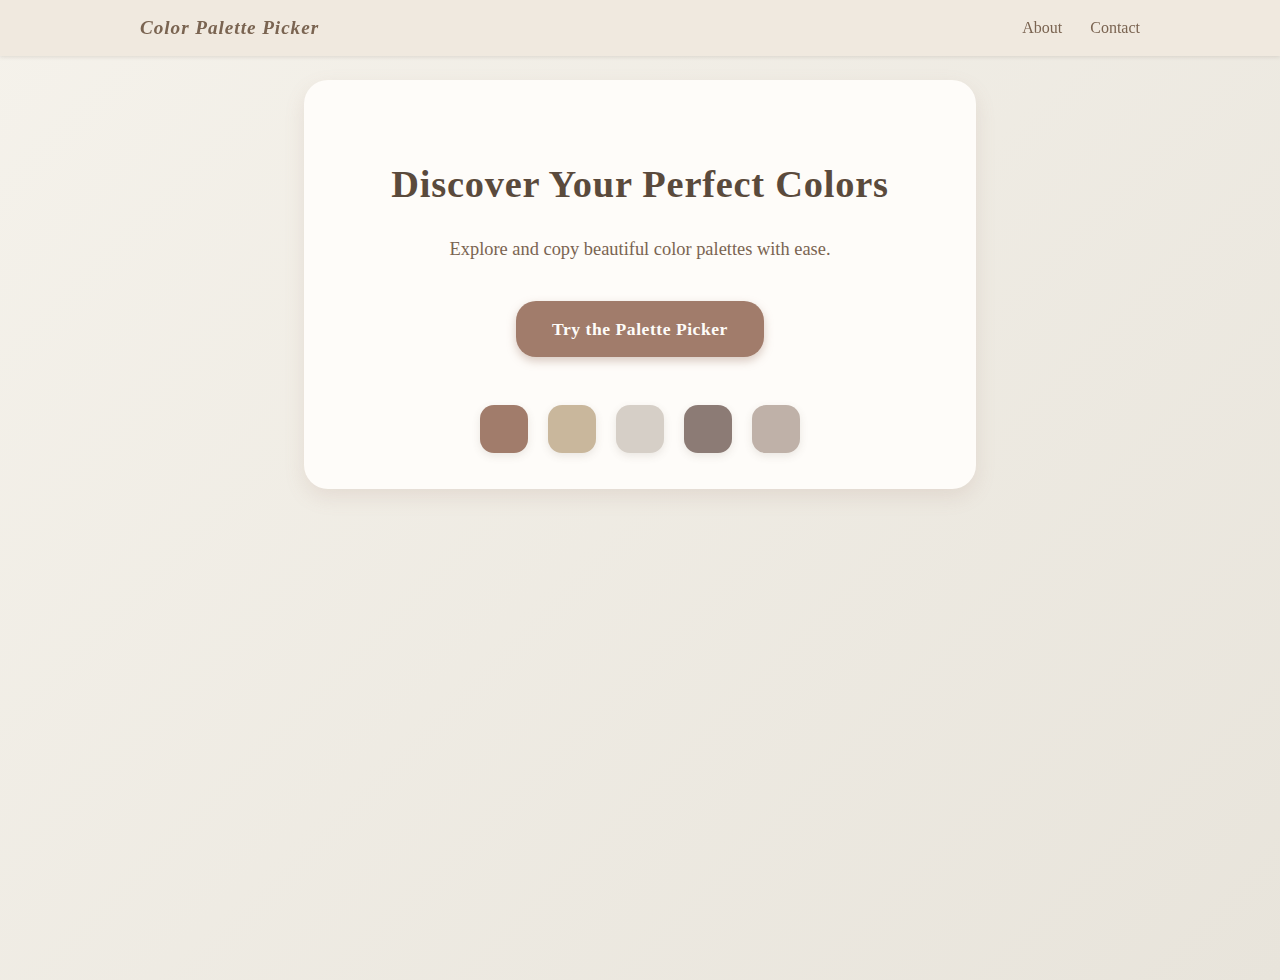
<file: index.html>
<!DOCTYPE html>
<html lang="en">
<head>
  <meta charset="UTF-8" />
  <meta name="viewport" content="width=device-width, initial-scale=1" />
  <title>Welcome to Color Palette Picker</title>
  <link rel="stylesheet" href="home.css" />
</head>
<body>
  <nav class="navbar">
    <div class="nav-container">
      <span class="logo">Color Palette Picker</span>
      <div class="nav-links">
        <a href="about.html">About</a>
        <a href="contact.html">Contact</a>
      </div>
    </div>
  </nav>
  <main class="hero">
    <div class="content">
      <h1>Discover Your Perfect Colors</h1>
      <p>Explore and copy beautiful color palettes with ease.</p>
      <a href="palette.html" class="btn">Try the Palette Picker</a>
    </div>
    <div class="decorative-swatches">
      <div class="swatch" style="background:#a17c6b"></div>
      <div class="swatch" style="background:#c9b79c"></div>
      <div class="swatch" style="background:#d6cfc7"></div>
      <div class="swatch" style="background:#8c7b75"></div>
      <div class="swatch" style="background:#bfb1a8"></div>
    </div>
  </main>
</body>
</html>
</file>
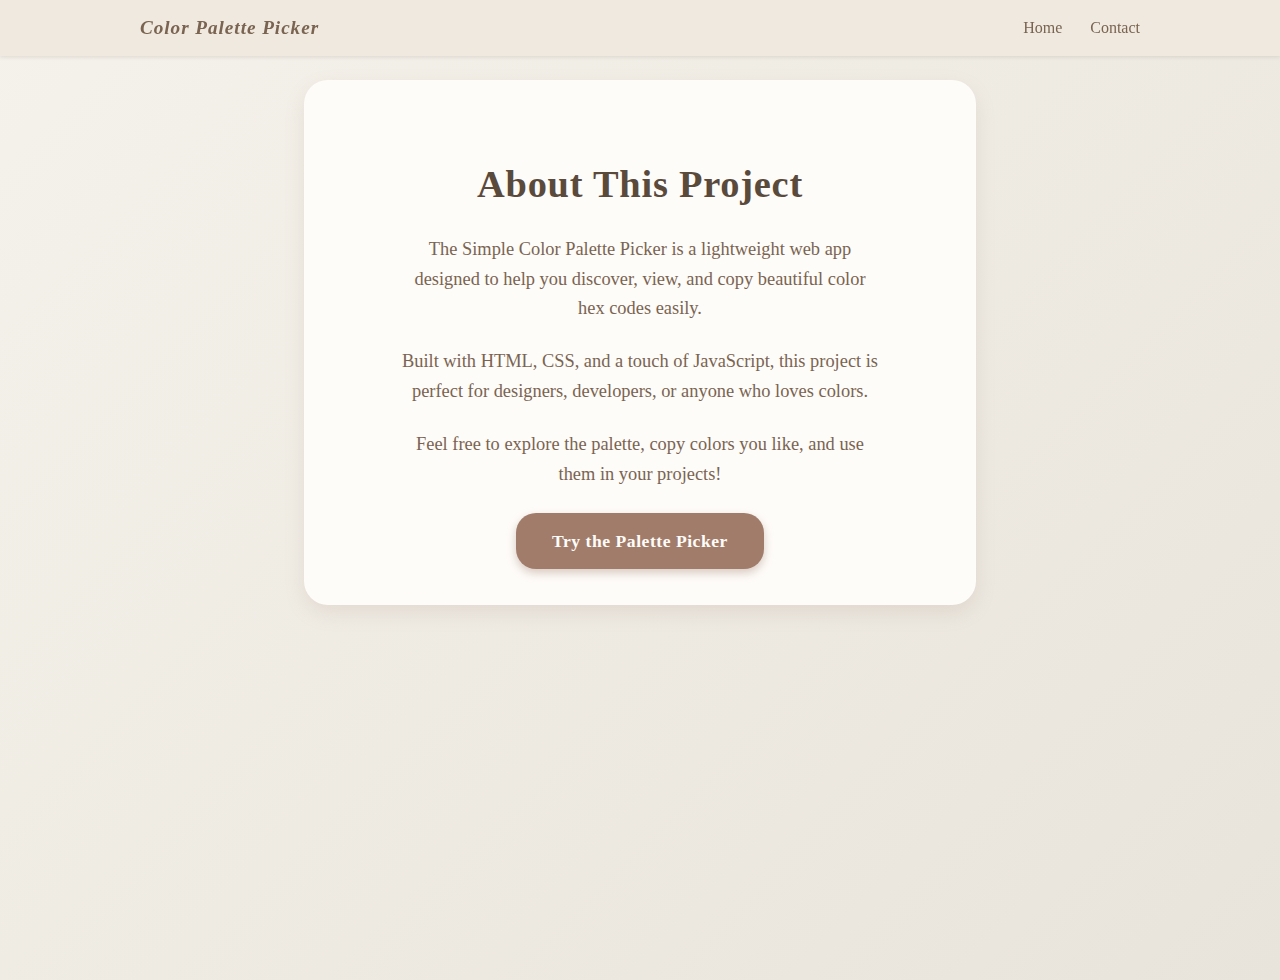
<file: about.html>
<!DOCTYPE html>
<html lang="en">
<head>
  <meta charset="UTF-8" />
  <meta name="viewport" content="width=device-width, initial-scale=1" />
  <title>About - Color Palette Picker</title>
  <link rel="stylesheet" href="about.css" />
</head>
<body>
  <nav class="navbar">
    <div class="nav-container">
      <span class="logo">Color Palette Picker</span>
      <div class="nav-links">
        <a href="index.html">Home</a>
        <a href="contact.html">Contact</a>
      </div>
    </div>
  </nav>

  <main class="about-container">
    <h1>About This Project</h1>
    <p>
      The Simple Color Palette Picker is a lightweight web app designed to help you discover, view, and copy beautiful color hex codes easily.
    </p>
    <p>
      Built with HTML, CSS, and a touch of JavaScript, this project is perfect for designers, developers, or anyone who loves colors.
    </p>
    <p>
      Feel free to explore the palette, copy colors you like, and use them in your projects!
    </p>
    <a href="palette.html" class="btn">Try the Palette Picker</a>
  </main>
</body>
</html>
</file>
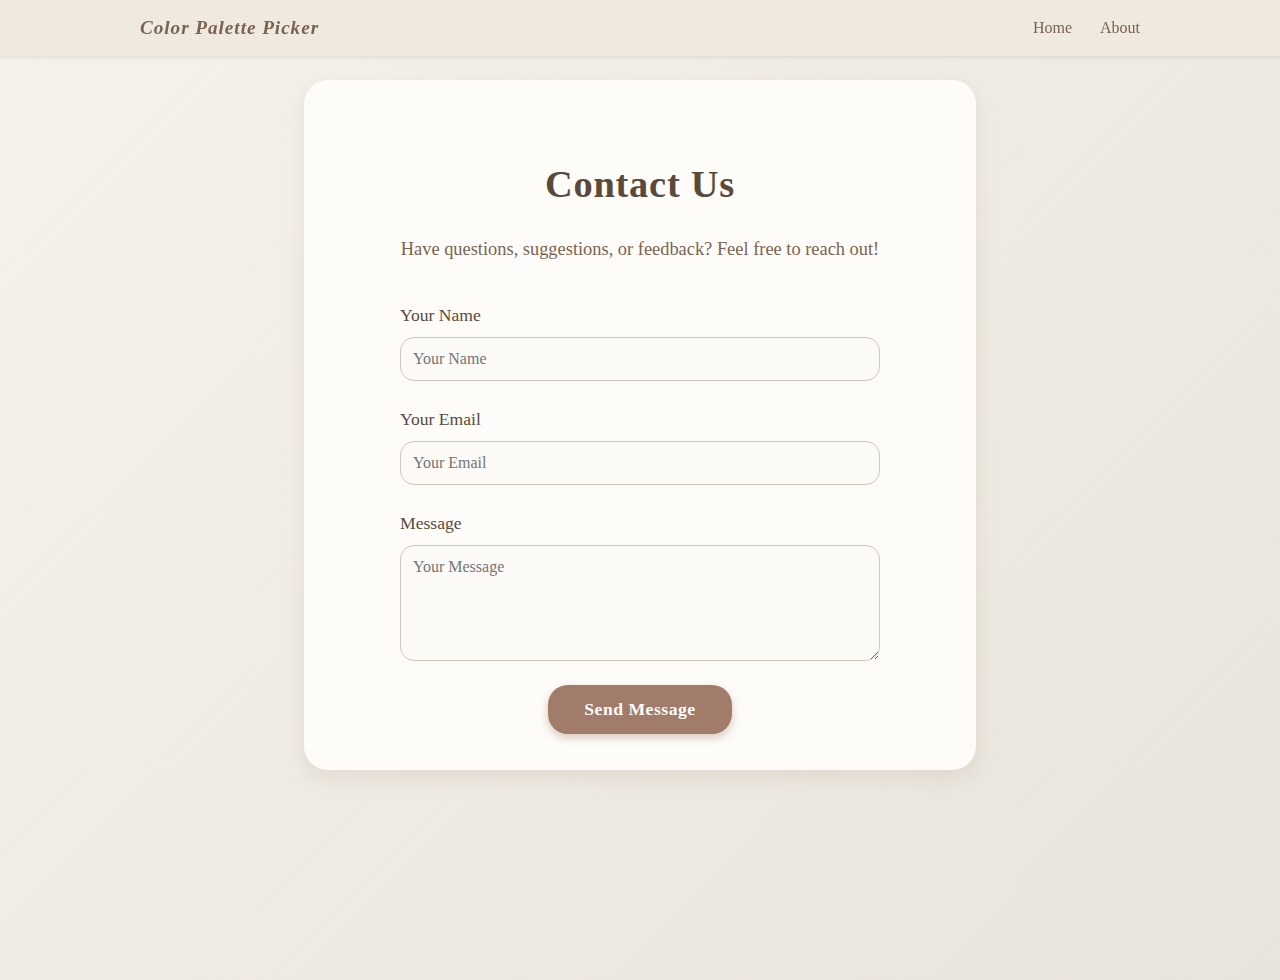
<file: contact.html>
<!DOCTYPE html>
<html lang="en">
<head>
  <meta charset="UTF-8" />
  <meta name="viewport" content="width=device-width, initial-scale=1" />
  <title>Contact - Color Palette Picker</title>
  <link rel="stylesheet" href="contact.css" />
</head>
<body>
  <nav class="navbar">
    <div class="nav-container">
      <span class="logo">Color Palette Picker</span>
      <div class="nav-links">
        <a href="index.html">Home</a>
        <a href="about.html">About</a>
      </div>
    </div>
  </nav>

  <main class="contact-container">
    <h1>Contact Us</h1>
    <p>
      Have questions, suggestions, or feedback? Feel free to reach out!
    </p>
    <form action="#" method="post" novalidate>
      <div class="form-group">
        <label for="name">Your Name</label>
        <input type="text" id="name" name="name" placeholder="Your Name" required />
      </div>
      <div class="form-group">
        <label for="email">Your Email</label>
        <input type="email" id="email" name="email" placeholder="Your Email" required />
      </div>
      <div class="form-group">
        <label for="message">Message</label>
        <textarea id="message" name="message" rows="5" placeholder="Your Message" required></textarea>
      </div>
      <button type="submit" class="btn">Send Message</button>
    </form>
  </main>
</body>
</html>
</file>
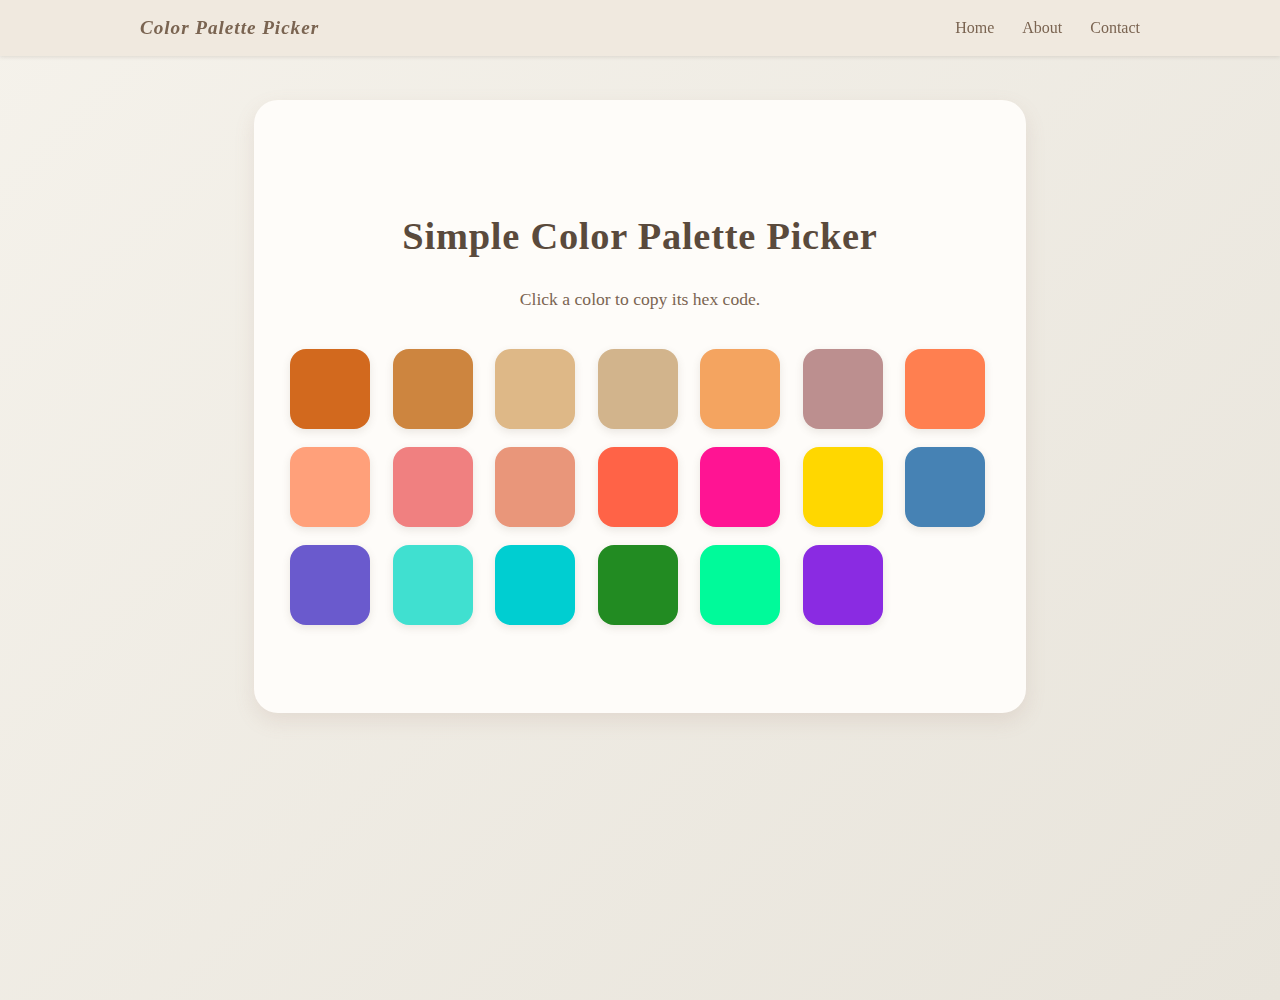
<file: palette.html>
<!DOCTYPE html>
<html lang="en">
<head>
  <meta charset="UTF-8">
  <title>Simple Color Palette Picker</title>
  <link rel="stylesheet" href="styles.css">
</head>
<body>
  <!-- Navigation Bar -->
  <nav class="navbar">
    <div class="nav-container">
      <div class="logo">Color Palette Picker</div>
      <div class="nav-links">
        <a href="index.html">Home</a>
        <a href="about.html">About</a>
        <a href="contact.html">Contact</a>
      </div>
    </div>
  </nav>

  <!-- Main Palette Section -->
  <div class="palette-container">
    <h1>Simple Color Palette Picker</h1>
    <p>Click a color to copy its hex code.</p>
<div class="palette">
  <!-- Warm Earthy Tones -->
  <div class="color-swatch" style="background:#d2691e;">#d2691e</div>
  <div class="color-swatch" style="background:#cd853f;">#cd853f</div>
  <div class="color-swatch" style="background:#deb887;">#deb887</div>
  <div class="color-swatch" style="background:#d2b48c;">#d2b48c</div>
  <div class="color-swatch" style="background:#f4a460;">#f4a460</div>
  <div class="color-swatch" style="background:#bc8f8f;">#bc8f8f</div>
  
  <!-- Warm Pinks & Corals -->
  <div class="color-swatch" style="background:#ff7f50;">#ff7f50</div>
  <div class="color-swatch" style="background:#ffa07a;">#ffa07a</div>
  <div class="color-swatch" style="background:#f08080;">#f08080</div>
  <div class="color-swatch" style="background:#e9967a;">#e9967a</div>
  <div class="color-swatch" style="background:#ff6347;">#ff6347</div>
  <div class="color-swatch" style="background:#ff1493;">#ff1493</div>
  
  <!-- Golds & Yellows -->
  <div class="color-swatch" style="background:#ffd700;">#ffd700</div>
  
  <!-- Cool Blues & Greens -->
  <div class="color-swatch" style="background:#4682b4;">#4682b4</div>
  <div class="color-swatch" style="background:#6a5acd;">#6a5acd</div>
  <div class="color-swatch" style="background:#40e0d0;">#40e0d0</div>
  <div class="color-swatch" style="background:#00ced1;">#00ced1</div>
  <div class="color-swatch" style="background:#228b22;">#228b22</div>
  <div class="color-swatch" style="background:#00fa9a;">#00fa9a</div>
  
  <!-- Accents & Deep Tones -->
  <div class="color-swatch" style="background:#8a2be2;">#8a2be2</div>
</div>
    <div class="color-info" id="color-info"></div>
  </div>

  <script src="palette.js"></script>
</body>
</html>
</file>
<file: home.css>
/* Base and reset */
body {
  font-family: 'Georgia', serif;
  margin: 0;
  padding: 0;
  min-height: 100vh;
  background: linear-gradient(135deg, #f5f2eb, #e8e4db);
  color: #5a4a3c;
}

/* Navigation Bar */
.navbar {
  width: 100%;
  background: #f0e9df;
  box-shadow: 0 1px 4px rgba(90, 74, 60, 0.15);
  padding: 0;
  position: fixed;
  top: 0;
  left: 0;
  z-index: 100;
  font-weight: normal;
  font-size: 1rem;
}

.nav-container {
  max-width: 1000px;
  margin: 0 auto;
  display: flex;
  align-items: center;
  justify-content: space-between;
  padding: 0 24px;
  height: 56px;
}

.logo {
  font-weight: 600;
  font-size: 1.2rem;
  color: #7a6451;
  letter-spacing: 0.05em;
  font-style: italic;
}

.nav-links a {
  color: #7a6451;
  text-decoration: none;
  margin-left: 24px;
  padding-bottom: 4px;
  border-bottom: 2px solid transparent;
  transition: border-color 0.3s ease, color 0.3s ease;
}

.nav-links a:hover,
.nav-links a:focus {
  color: #a17c6b;
  border-bottom: 2px solid #a17c6b;
  outline: none;
}

/* Hero Section */
.hero {
  background: #fefcf9;
  max-width: 600px;
  width: 90%;
  padding: 48px 36px 36px 36px;
  border-radius: 24px;
  box-shadow: 0 8px 20px rgba(161, 124, 107, 0.15);
  text-align: center;
  margin: 80px auto 0 auto; /* space for fixed navbar */
  position: relative;
  overflow: visible;
  line-height: 1.6;
}

.content h1 {
  font-family: 'Georgia', serif;
  font-size: 2.4rem;
  margin-bottom: 20px;
  font-weight: 700;
  color: #5a4a3c;
  letter-spacing: 0.02em;
}

.content p {
  font-family: 'Georgia', serif;
  font-size: 1.15rem;
  margin-bottom: 36px;
  color: #7a6451;
  max-width: 440px;
  margin-left: auto;
  margin-right: auto;
}

/* Button */
.btn {
  display: inline-block;
  padding: 14px 36px;
  background-color: #a17c6b;
  color: #fefcf9;
  font-weight: 600;
  font-size: 1.1rem;
  border-radius: 20px;
  text-decoration: none;
  box-shadow: 0 4px 10px rgba(161, 124, 107, 0.4);
  transition: background-color 0.3s ease, box-shadow 0.3s ease;
  font-family: 'Georgia', serif;
  letter-spacing: 0.03em;
}

.btn:hover,
.btn:focus {
  background-color: #8c6b57;
  box-shadow: 0 6px 14px rgba(140, 107, 87, 0.5);
  outline: none;
  cursor: pointer;
}

/* Decorative color swatches */
.decorative-swatches {
  margin-top: 48px;
  display: flex;
  justify-content: center;
  gap: 20px;
}

.swatch {
  width: 48px;
  height: 48px;
  border-radius: 14px;
  box-shadow: 0 3px 8px rgba(90, 74, 60, 0.12);
  transition: transform 0.3s ease;
  cursor: default;
}

.swatch:hover {
  transform: scale(1.15);
}

/* Responsive adjustments */
@media (max-width: 480px) {
  .hero {
    padding: 36px 24px 24px 24px;
    margin-top: 70px;
  }
  .content h1 {
    font-size: 1.8rem;
  }
  .content p {
    font-size: 1rem;
  }
  .btn {
    padding: 12px 28px;
    font-size: 1rem;
  }
  .swatch {
    width: 36px;
    height: 36px;
  }
  .nav-container {
    padding: 0 16px;
  }
  .nav-links a {
    margin-left: 16px;
    font-size: 0.95rem;
  }
}
</file>
<file: about.css>
/* Base and reset */
body {
  font-family: 'Georgia', serif;
  margin: 0;
  padding: 0;
  min-height: 100vh;
  background: linear-gradient(135deg, #f5f2eb, #e8e4db);
  color: #5a4a3c;
}

/* Navigation Bar */
.navbar {
  width: 100%;
  background: #f0e9df;
  box-shadow: 0 1px 4px rgba(90, 74, 60, 0.15);
  padding: 0;
  position: fixed;
  top: 0;
  left: 0;
  z-index: 100;
  font-weight: normal;
  font-size: 1rem;
}

.nav-container {
  max-width: 1000px;
  margin: 0 auto;
  display: flex;
  align-items: center;
  justify-content: space-between;
  padding: 0 24px;
  height: 56px;
}

.logo {
  font-weight: 600;
  font-size: 1.2rem;
  color: #7a6451;
  letter-spacing: 0.05em;
  font-style: italic;
}

.nav-links a {
  color: #7a6451;
  text-decoration: none;
  margin-left: 24px;
  padding-bottom: 4px;
  border-bottom: 2px solid transparent;
  transition: border-color 0.3s ease, color 0.3s ease;
}

.nav-links a:hover,
.nav-links a:focus {
  color: #a17c6b;
  border-bottom: 2px solid #a17c6b;
  outline: none;
}

/* About Container */
.about-container {
  background: #fefcf9;
  max-width: 600px;
  width: 90%;
  padding: 48px 36px 36px 36px;
  border-radius: 24px;
  box-shadow: 0 8px 20px rgba(161, 124, 107, 0.15);
  margin: 80px auto 40px auto; /* space for navbar */
  text-align: center;
  line-height: 1.6;
  color: #5a4a3c;
}

.about-container h1 {
  font-family: 'Georgia', serif;
  font-size: 2.4rem;
  margin-bottom: 20px;
  font-weight: 700;
  color: #5a4a3c;
  letter-spacing: 0.02em;
}

.about-container p {
  font-family: 'Georgia', serif;
  font-size: 1.15rem;
  margin-bottom: 24px;
  color: #7a6451;
  max-width: 480px;
  margin-left: auto;
  margin-right: auto;
}

/* Button */
.btn {
  display: inline-block;
  padding: 14px 36px;
  background-color: #a17c6b;
  color: #fefcf9;
  font-weight: 600;
  font-size: 1.1rem;
  border-radius: 20px;
  text-decoration: none;
  box-shadow: 0 4px 10px rgba(161, 124, 107, 0.4);
  transition: background-color 0.3s ease, box-shadow 0.3s ease;
  font-family: 'Georgia', serif;
  letter-spacing: 0.03em;
}

.btn:hover,
.btn:focus {
  background-color: #8c6b57;
  box-shadow: 0 6px 14px rgba(140, 107, 87, 0.5);
  outline: none;
  cursor: pointer;
}

/* Responsive adjustments */
@media (max-width: 480px) {
  .about-container {
    padding: 36px 24px 24px 24px;
    margin-top: 70px;
  }
  .about-container h1 {
    font-size: 1.8rem;
  }
  .about-container p {
    font-size: 1rem;
  }
  .btn {
    padding: 12px 28px;
    font-size: 1rem;
  }
  .nav-container {
    padding: 0 16px;
  }
  .nav-links a {
    margin-left: 16px;
    font-size: 0.95rem;
  }
}
</file>
<file: contact.css>
/* Base and reset */
body {
  font-family: 'Georgia', serif;
  margin: 0;
  padding: 0;
  min-height: 100vh;
  background: linear-gradient(135deg, #f5f2eb, #e8e4db);
  color: #5a4a3c;
}

/* Navigation Bar */
.navbar {
  width: 100%;
  background: #f0e9df;
  box-shadow: 0 1px 4px rgba(90, 74, 60, 0.15);
  padding: 0;
  position: fixed;
  top: 0;
  left: 0;
  z-index: 100;
  font-weight: normal;
  font-size: 1rem;
}

.nav-container {
  max-width: 1000px;
  margin: 0 auto;
  display: flex;
  align-items: center;
  justify-content: space-between;
  padding: 0 24px;
  height: 56px;
}

.logo {
  font-weight: 600;
  font-size: 1.2rem;
  color: #7a6451;
  letter-spacing: 0.05em;
  font-style: italic;
}

.nav-links a {
  color: #7a6451;
  text-decoration: none;
  margin-left: 24px;
  padding-bottom: 4px;
  border-bottom: 2px solid transparent;
  transition: border-color 0.3s ease, color 0.3s ease;
}

.nav-links a:hover,
.nav-links a:focus {
  color: #a17c6b;
  border-bottom: 2px solid #a17c6b;
  outline: none;
}

/* Contact Container */
.contact-container {
  background: #fefcf9;
  max-width: 600px;
  width: 90%;
  padding: 48px 36px 36px 36px;
  border-radius: 24px;
  box-shadow: 0 8px 20px rgba(161, 124, 107, 0.15);
  margin: 80px auto 40px auto; /* space for navbar */
  text-align: center;
  line-height: 1.6;
  color: #5a4a3c;
}

.contact-container h1 {
  font-family: 'Georgia', serif;
  font-size: 2.4rem;
  margin-bottom: 20px;
  font-weight: 700;
  color: #5a4a3c;
  letter-spacing: 0.02em;
}

.contact-container p {
  font-family: 'Georgia', serif;
  font-size: 1.15rem;
  margin-bottom: 36px;
  color: #7a6451;
  max-width: 480px;
  margin-left: auto;
  margin-right: auto;
}

/* Form styles */
form {
  display: flex;
  flex-direction: column;
  gap: 24px;
  max-width: 480px;
  margin: 0 auto;
  text-align: left;
}

.form-group {
  display: flex;
  flex-direction: column;
}

.form-group label {
  font-size: 1.1rem;
  margin-bottom: 8px;
  color: #5a4a3c;
}

.form-group input,
.form-group textarea {
  padding: 12px;
  border: 1px solid #d1c7bb;
  border-radius: 14px;
  font-size: 1rem;
  color: #5a4a3c;
  background: #fcfaf7;
  transition: border-color 0.3s ease;
  font-family: 'Georgia', serif;
  resize: vertical;
}

.form-group input:focus,
.form-group textarea:focus {
  border-color: #a17c6b;
  outline: none;
  background: #fff;
}

/* Button */
.btn {
  align-self: center;
  padding: 14px 36px;
  background-color: #a17c6b;
  color: #fefcf9;
  font-weight: 600;
  font-size: 1.1rem;
  border-radius: 20px;
  border: none;
  cursor: pointer;
  box-shadow: 0 4px 10px rgba(161, 124, 107, 0.4);
  transition: background-color 0.3s ease, box-shadow 0.3s ease;
  font-family: 'Georgia', serif;
  letter-spacing: 0.03em;
}

.btn:hover,
.btn:focus {
  background-color: #8c6b57;
  box-shadow: 0 6px 14px rgba(140, 107, 87, 0.5);
  outline: none;
}

/* Responsive adjustments */
@media (max-width: 480px) {
  .contact-container {
    padding: 36px 24px 24px 24px;
    margin-top: 70px;
  }
  .contact-container h1 {
    font-size: 1.8rem;
  }
  .contact-container p {
    font-size: 1rem;
  }
  form {
    gap: 18px;
  }
  .form-group label {
    font-size: 1rem;
  }
  .form-group input,
  .form-group textarea {
    padding: 10px;
    font-size: 0.95rem;
  }
  .btn {
    padding: 12px 28px;
    font-size: 1rem;
  }
  .nav-container {
    padding: 0 16px;
  }
  .nav-links a {
    margin-left: 16px;
    font-size: 0.95rem;
  }
}
</file>
<file: styles.css>
/* Base and reset */
body {
  font-family: 'Georgia', serif;
  margin: 0;
  padding: 0;
  min-height: 100vh;
  background: linear-gradient(135deg, #f5f2eb, #e8e4db);
  color: #5a4a3c;
}

/* Navigation Bar */
.navbar {
  width: 100%;
  background: #f0e9df;
  box-shadow: 0 1px 4px rgba(90, 74, 60, 0.15);
  padding: 0;
  position: fixed;
  top: 0;
  left: 0;
  z-index: 100;
  font-weight: normal;
  font-size: 1rem;
}

.nav-container {
  max-width: 1000px;
  margin: 0 auto;
  display: flex;
  align-items: center;
  justify-content: space-between;
  padding: 0 24px;
  height: 56px;
}

.logo {
  font-weight: 600;
  font-size: 1.2rem;
  color: #7a6451;
  letter-spacing: 0.05em;
  font-style: italic;
}

.nav-links a {
  color: #7a6451;
  text-decoration: none;
  margin-left: 24px;
  padding-bottom: 4px;
  border-bottom: 2px solid transparent;
  transition: border-color 0.3s ease, color 0.3s ease;
}

.nav-links a:hover,
.nav-links a:focus {
  color: #a17c6b;
  border-bottom: 2px solid #a17c6b;
  outline: none;
}

/* Palette Container */
.palette-container {
  background: #fefcf9;
  max-width: 700px;
  width: 90%;
  padding: 80px 36px 36px 36px; /* top padding for navbar */
  border-radius: 24px;
  box-shadow: 0 8px 20px rgba(161, 124, 107, 0.15);
  margin: 100px auto 40px auto;
  text-align: center;
  line-height: 1.6;
  color: #5a4a3c;
  position: relative;
}

.palette-container h1 {
  font-family: 'Georgia', serif;
  font-size: 2.4rem;
  margin-bottom: 8px;
  font-weight: 700;
  color: #5a4a3c;
  letter-spacing: 0.02em;
}

.palette-container p {
  font-family: 'Georgia', serif;
  font-size: 1.1rem;
  margin-bottom: 36px;
  color: #7a6451;
}

/* Palette Grid */
.palette {
  display: grid;
  grid-template-columns: repeat(auto-fit, minmax(80px, 1fr));
  gap: 18px;
}

/* Color Swatch */
.color-swatch {
  width: 80px;
  height: 80px;
  border-radius: 16px;
  cursor: pointer;
  position: relative;
  box-shadow: 0 3px 8px rgba(90, 74, 60, 0.12);
  transition: transform 0.25s ease, box-shadow 0.25s ease;
  display: flex;
  align-items: center;
  justify-content: center;
  color: transparent;
  font-weight: bold;
  user-select: none;
}

.color-swatch:hover {
  transform: scale(1.1);
  box-shadow: 0 6px 16px rgba(90, 74, 60, 0.25);
  color: #5a4a3c;
  font-family: 'Georgia', serif;
  font-size: 0.9rem;
}

/* Tooltip */
.tooltip {
  position: absolute;
  top: -30px;
  left: 50%;
  transform: translateX(-50%);
  background: #7a6451;
  color: #fefcf9;
  padding: 4px 10px;
  border-radius: 12px;
  font-size: 0.85rem;
  opacity: 1;
  pointer-events: none;
  white-space: nowrap;
  user-select: none;
  box-shadow: 0 2px 6px rgba(90, 74, 60, 0.3);
  z-index: 10;
}

.color-swatch:hover .tooltip {
  opacity: 1;
}

/* Copied message */
.color-info {
  margin-top: 24px;
  font-size: 1.1rem;
  color: #a17c6b;
  height: 28px;
  opacity: 0;
  transition: opacity 0.3s ease;
  text-align: center;
  font-family: 'Georgia', serif;
}
.color-info.visible {
  opacity: 1;
}

.color-info.visible {
  opacity: 1;
}

/* Responsive */
@media (max-width: 480px) {
  .palette-container {
    padding: 70px 24px 24px 24px;
    margin: 80px auto 30px auto;
  }
  .palette-container h1 {
    font-size: 1.8rem;
  }
  .palette-container p {
    font-size: 1rem;
  }
  .color-swatch {
    width: 60px;
    height: 60px;
    border-radius: 12px;
  }
}
</file>
